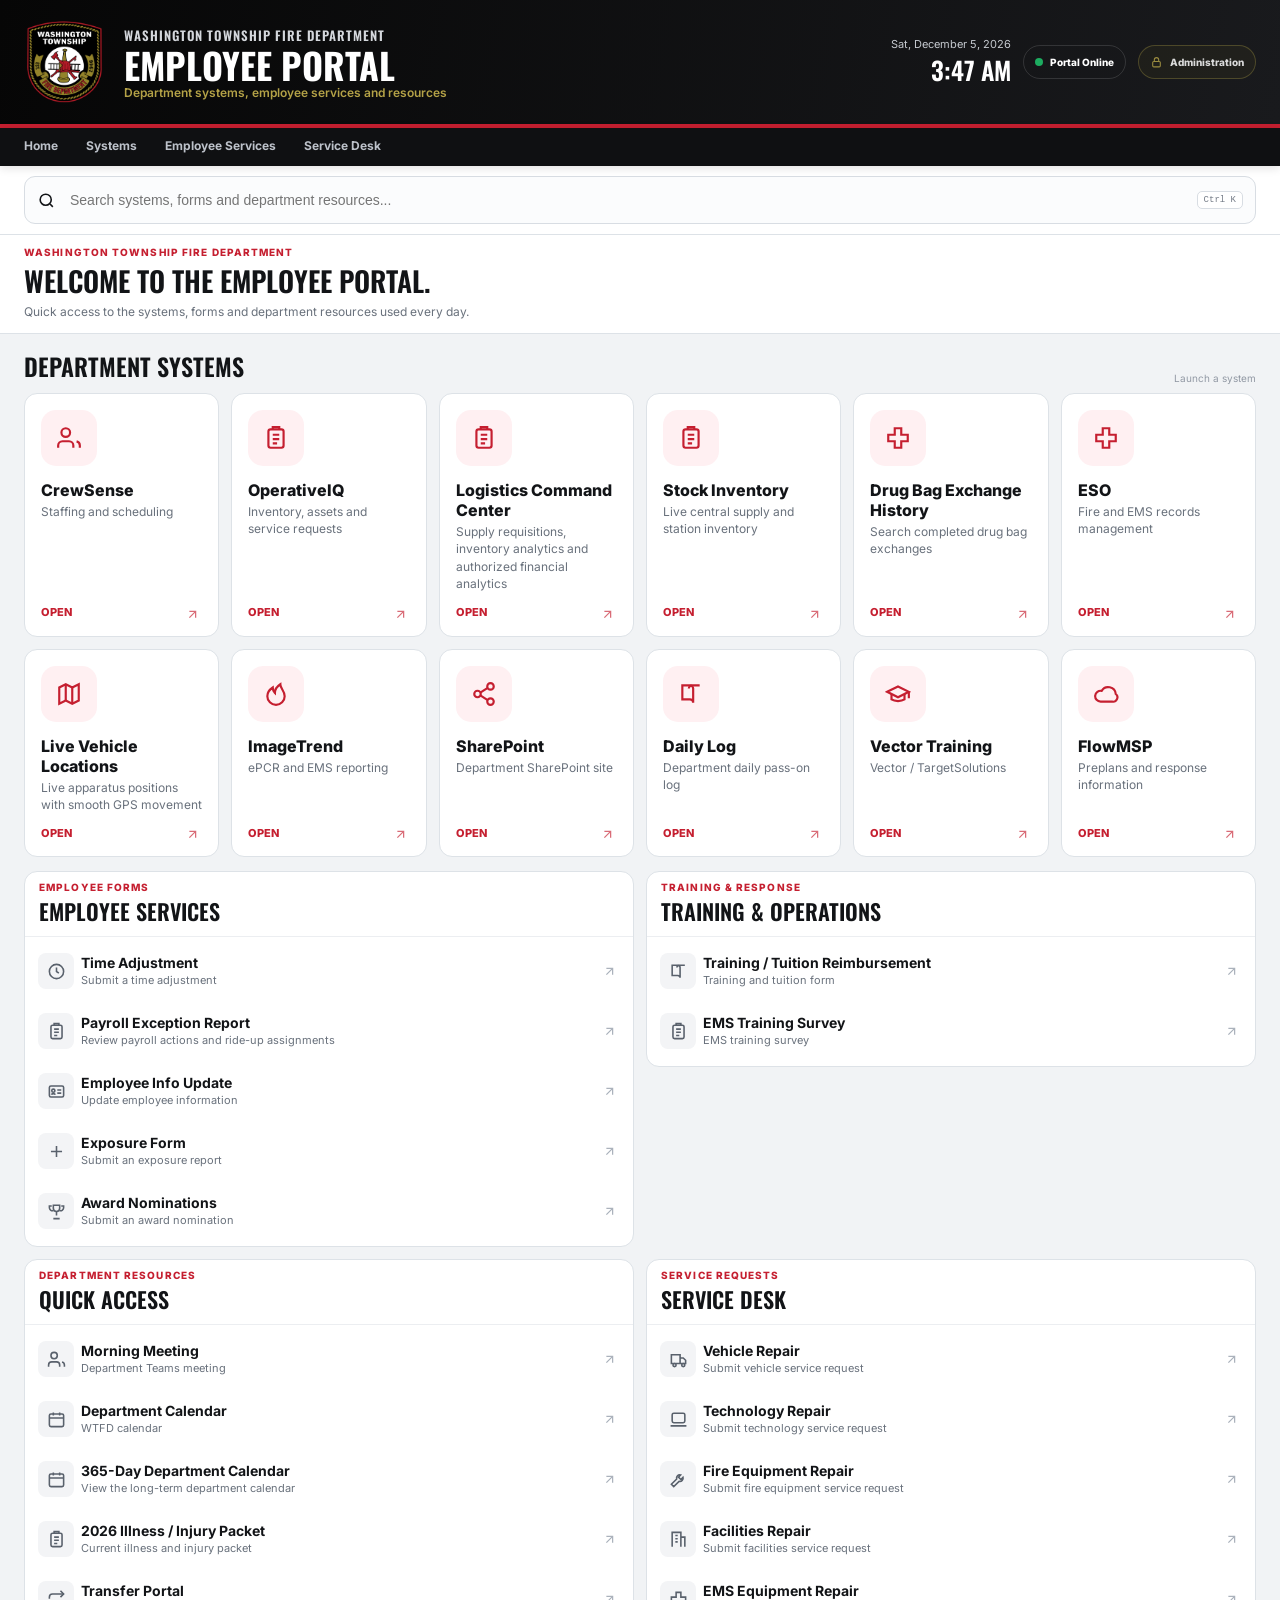
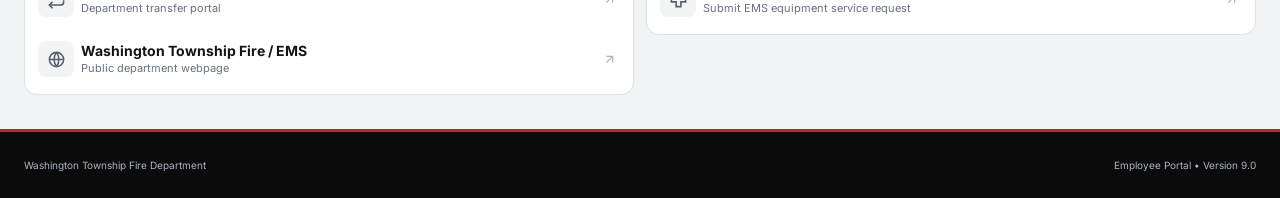
<file: index.html>
<!DOCTYPE html>
<html lang="en">
<head>
  <meta charset="UTF-8">
  <meta name="viewport" content="width=device-width,initial-scale=1.0">
  <meta name="theme-color" content="#080808">
  <title>WTFD Employee Portal</title>
  <link rel="preconnect" href="https://fonts.googleapis.com">
  <link rel="preconnect" href="https://fonts.gstatic.com" crossorigin>
  <link href="https://fonts.googleapis.com/css2?family=Inter:wght@400;500;600;700;800&family=Oswald:wght@500;600;700&display=swap" rel="stylesheet">
  <link rel="stylesheet" href="styles.css">
</head>
<body>
<header class="masthead" id="home">
  <div class="shell masthead-inner">
    <div class="brand">
      <img src="assets/wtfd-logo.png" alt="Washington Township Fire Department">
      <div>
        <div class="department">Washington Township Fire Department</div>
        <h1>Employee Portal</h1>
        <div class="tagline">Department systems, employee services and resources</div>
      </div>
    </div>
    <div class="header-right">
      <div class="datetime"><span id="dateText"></span><strong id="timeText"></strong></div>
      <div class="online"><i></i>Portal Online</div>
      <a href="/admin" class="admin-link"><span data-icon="lock"></span> Administration</a>
    </div>
  </div>
</header>

<nav class="nav">
  <div class="shell nav-inner">
    <a href="#home">Home</a>
    <a href="#systems">Systems</a>
    <a href="#resources">Employee Services</a>
    <a href="#service">Service Desk</a>
  </div>
</nav>

<section class="search-band">
  <div class="shell">
    <label class="search search--wide">
      <span data-icon="search"></span>
      <input id="searchInput" type="search" placeholder="Search systems, forms and department resources...">
      <kbd>Ctrl K</kbd>
    </label>
  </div>
</section>

<section class="welcome">
  <div class="shell welcome-inner welcome-inner--compact">
    <div>
      <div class="eyebrow">Washington Township Fire Department</div>
      <h2>Welcome to the Employee Portal.</h2>
      <p>Quick access to the systems, forms and department resources used every day.</p>
    </div>
  </div>
</section>

<main class="shell main">
  <section id="systems" class="systems-section">
    <div class="section-title"><h2>Department Systems</h2><span>Launch a system</span></div>
    <div id="primaryGrid" class="primary-grid"></div>
  </section>

  <section id="resources">
    <div id="groupsGrid" class="groups-grid"></div>
  </section>

  <div id="emptyState" class="empty" hidden>No matching resources found.</div>
</main>

<footer>
  <div class="shell footer-inner">
    <span>Washington Township Fire Department</span>
    <span>Employee Portal • Version 9.0</span>
  </div>
</footer>
<script src="app.js"></script>
</body>
</html>
</file>
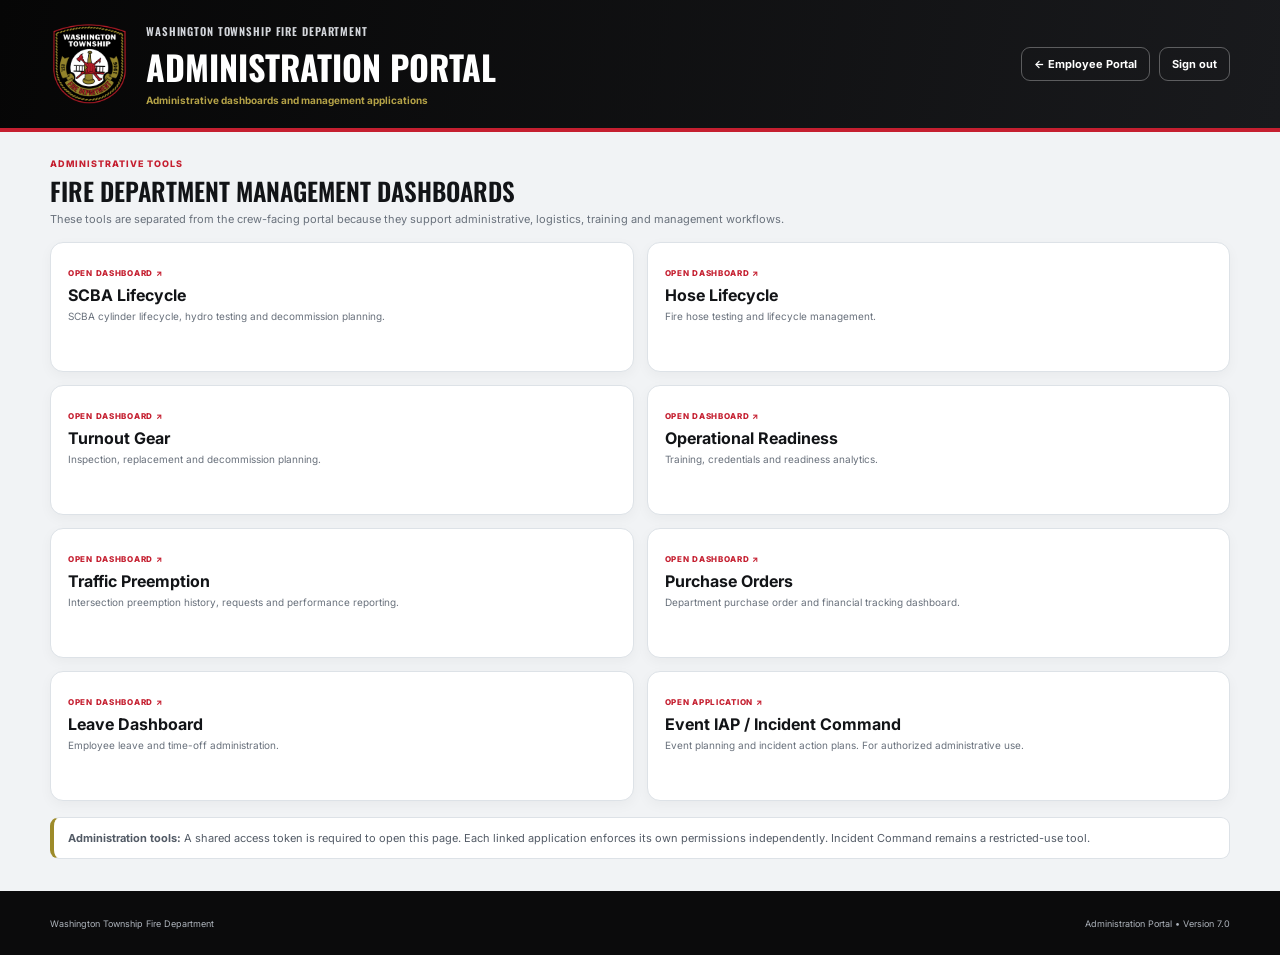
<file: admin.html>
<!DOCTYPE html>
<html lang="en">
<head>
<meta charset="UTF-8"><meta name="viewport" content="width=device-width,initial-scale=1.0">
<title>WTFD Administration Portal</title>
<link rel="preconnect" href="https://fonts.googleapis.com"><link rel="preconnect" href="https://fonts.gstatic.com" crossorigin>
<link href="https://fonts.googleapis.com/css2?family=Inter:wght@400;500;600;700;800&family=Oswald:wght@500;600;700&display=swap" rel="stylesheet">
<link rel="stylesheet" href="admin.css">
</head>
<body>
<header>
  <div class="shell header-inner">
    <div class="brand"><img src="assets/wtfd-logo.png" alt="WTFD"><div><div class="dept">Washington Township Fire Department</div><h1>Administration Portal</h1><p>Administrative dashboards and management applications</p></div></div>
    <div class="admin-actions"><a href="index.html">← Employee Portal</a><form method="post" action="/admin"><input type="hidden" name="action" value="logout"><button type="submit">Sign out</button></form></div>
  </div>
</header>
<main class="shell">
  <section class="intro"><div class="eyebrow">Administrative Tools</div><h2>Fire Department Management Dashboards</h2><p>These tools are separated from the crew-facing portal because they support administrative, logistics, training and management workflows.</p></section>
  <section class="grid" aria-label="Administrative applications">
    <a class="card active" href="https://wtfd-scba-lifecycle.wtfd-operativenotfications.workers.dev/" target="_blank" rel="noopener noreferrer"><span>Open dashboard ↗</span><h3>SCBA Lifecycle</h3><p>SCBA cylinder lifecycle, hydro testing and decommission planning.</p></a>
    <a class="card active" href="https://wtfd-hose-lifecycle.wtfd-operativenotfications.workers.dev/" target="_blank" rel="noopener noreferrer"><span>Open dashboard ↗</span><h3>Hose Lifecycle</h3><p>Fire hose testing and lifecycle management.</p></a>
    <a class="card active" href="https://turnout-gear-dashboard.wtfd-operativenotfications.workers.dev/" target="_blank" rel="noopener noreferrer"><span>Open dashboard ↗</span><h3>Turnout Gear</h3><p>Inspection, replacement and decommission planning.</p></a>
    <a class="card active" href="https://wtfd-fleet-dashboard.hartleywtfd.workers.dev/readiness?view=officer" target="_blank" rel="noopener noreferrer"><span>Open dashboard ↗</span><h3>Operational Readiness</h3><p>Training, credentials and readiness analytics.</p></a>
    <a class="card active" href="https://preemption.washingtontwpfire.org/" target="_blank" rel="noopener noreferrer"><span>Open dashboard ↗</span><h3>Traffic Preemption</h3><p>Intersection preemption history, requests and performance reporting.</p></a>
    <a class="card active" href="/admin/po" target="_blank" rel="noopener noreferrer"><span>Open dashboard ↗</span><h3>Purchase Orders</h3><p>Department purchase order and financial tracking dashboard.</p></a>
    <a class="card active" href="https://wt-leave-dashboard.hartleywtfd.workers.dev/" target="_blank" rel="noopener noreferrer"><span>Open dashboard ↗</span><h3>Leave Dashboard</h3><p>Employee leave and time-off administration.</p></a>
    <a class="card active" href="https://wtfd-event-iap.hartleywtfd.workers.dev/" target="_blank" rel="noopener noreferrer"><span>Open application ↗</span><h3>Event IAP / Incident Command</h3><p>Event planning and incident action plans. For authorized administrative use.</p></a>
  </section>
  <section class="note"><strong>Administration tools:</strong> A shared access token is required to open this page. Each linked application enforces its own permissions independently. Incident Command remains a restricted-use tool.</section>
</main>
<footer><div class="shell footer">Washington Township Fire Department <span>Administration Portal • Version 7.0</span></div></footer>
</body>
</html>
</file>
<file: styles.css>
:root{
  --black:#070707;--charcoal:#111214;--red:#c51f30;--gold:#9d8b2a;--gold2:#b4a247;
  --goldsoft:#f6f1d8;--redsoft:#fff0f2;--ink:#121417;--muted:#69717c;--line:#dde2e7;--bg:#f1f3f5;
}
*{box-sizing:border-box}html{scroll-behavior:smooth;scroll-padding-top:52px}
body{margin:0;font-family:Inter,system-ui,sans-serif;background:var(--bg);color:var(--ink)}
.shell{width:min(1480px,calc(100% - 48px));margin:0 auto}
.svg-icon{width:19px;height:19px;display:block}
.masthead{background:linear-gradient(100deg,#060606,#191a1d);color:#fff;border-bottom:4px solid var(--red)}
.masthead-inner{height:134px;display:flex;align-items:center;justify-content:space-between;gap:30px}
.brand{display:flex;align-items:center;gap:18px}.brand img{width:88px;height:88px;object-fit:contain}
.department{font:600 12px Oswald,sans-serif;text-transform:uppercase;letter-spacing:.08em;color:#d4d7dc}
.brand h1{margin:2px 0;font:700 38px/1 Oswald,sans-serif;text-transform:uppercase}
.tagline{font-size:11px;color:var(--gold2);font-weight:700}
.header-right{display:flex;align-items:center;gap:12px}.datetime{text-align:right}.datetime span{display:block;font-size:10px;color:#c5c9cf}.datetime strong{font:600 23px Oswald,sans-serif}
.online,.admin-link{height:34px;border:1px solid rgba(255,255,255,.13);border-radius:999px;display:flex;align-items:center;gap:7px;padding:0 11px;font-size:10px;font-weight:800}
.online i{width:8px;height:8px;border-radius:50%;background:#1dac60}
.admin-link{color:#fff;text-decoration:none;border-color:rgba(180,162,71,.38);background:rgba(157,139,42,.12)}.admin-link .svg-icon{width:13px;height:13px;color:var(--gold2)}
.nav{position:sticky;top:0;z-index:100;background:#0f1012;color:#fff;box-shadow:0 2px 9px rgba(0,0,0,.12)}
.nav-inner{height:40px;display:flex;align-items:center;gap:28px}.nav a{height:40px;display:flex;align-items:center;text-decoration:none;color:#bdc2ca;font-size:11px;font-weight:700;border-bottom:3px solid transparent}.nav a:hover{color:#fff;border-color:var(--gold2)}
.welcome{background:#fff;border-bottom:1px solid var(--line)}.welcome-inner{padding:14px 0;display:grid;grid-template-columns:1fr minmax(420px,540px);gap:26px;align-items:center}
.eyebrow{color:var(--red);font-size:9px;text-transform:uppercase;letter-spacing:.11em;font-weight:800}
.welcome h2{margin:2px 0;font:600 26px Oswald,sans-serif;text-transform:uppercase}.welcome p{margin:0;color:var(--muted);font-size:11px}
.search{height:46px;border:1px solid #d8dde3;border-radius:11px;background:#fbfcfd;display:grid;grid-template-columns:22px 1fr auto;align-items:center;gap:9px;padding:0 12px}.search input{border:0;outline:0;background:transparent;font-size:12px}.search kbd{font-size:9px;border:1px solid #d8dde3;border-radius:5px;background:#fff;padding:3px 6px;color:#747b86}
.main{padding:16px 0 34px}.section-title{display:flex;align-items:end;justify-content:space-between;margin-bottom:9px}.section-title h2{margin:0;font:600 22px Oswald,sans-serif;text-transform:uppercase}.section-title span{font-size:9px;color:#9299a4}
.primary-grid{display:grid;grid-template-columns:repeat(6,1fr);gap:10px;margin-bottom:14px}
.primary-card{min-height:148px;background:#fff;border:1px solid var(--line);border-radius:13px;padding:13px;text-decoration:none;color:inherit;display:flex;flex-direction:column;transition:.16s ease}
.primary-card:hover{transform:translateY(-3px);box-shadow:0 10px 22px rgba(18,22,28,.09)}
.primary-icon{width:44px;height:44px;border-radius:12px;background:var(--redsoft);color:var(--red);display:grid;place-items:center;margin-bottom:10px}.primary-title{font-size:13px;font-weight:800}.primary-desc{font-size:10px;color:var(--muted);margin-top:3px}.primary-launch{margin-top:auto;padding-top:8px;color:var(--red);font-size:9px;text-transform:uppercase;font-weight:800;display:flex;justify-content:space-between;align-items:center}.primary-launch .svg-icon{width:15px;height:15px}
.groups-grid{display:grid;grid-template-columns:repeat(2,1fr);gap:12px}.group-panel{background:#fff;border:1px solid var(--line);border-radius:13px;overflow:hidden}.group-head{padding:11px 14px;border-bottom:1px solid #eceef1}.group-head h3{margin:2px 0 0;font:600 18px Oswald,sans-serif;text-transform:uppercase}.group-body{padding:5px}
.resource-row{min-height:54px;border-radius:8px;padding:6px 8px;display:grid;grid-template-columns:34px 1fr 18px;gap:9px;align-items:center;text-decoration:none;color:inherit}.resource-row:hover{background:#f7f8f9}.resource-icon{width:32px;height:32px;border-radius:8px;background:#f3f4f6;color:#59616c;display:grid;place-items:center}.resource-row:hover .resource-icon{background:var(--redsoft);color:var(--red)}.resource-row strong{display:block;font-size:11px}.resource-row small{display:block;font-size:9px;color:var(--muted);margin-top:1px}.resource-row>span{color:#abb2bc}.resource-row>span .svg-icon{width:14px;height:14px}
.empty{margin:24px 0;padding:24px;text-align:center;background:#fff;border:1px solid var(--line);border-radius:12px;color:var(--muted)}
footer{background:#0b0b0c;color:#aeb4bc;border-top:3px solid var(--red)}.footer-inner{height:66px;display:flex;align-items:center;justify-content:space-between;font-size:9px}
.hidden{display:none!important}
@media(max-width:1100px){.primary-grid{grid-template-columns:repeat(3,1fr)}}
@media(max-width:850px){.header-right{display:none}.welcome-inner{grid-template-columns:1fr;gap:10px}.groups-grid{grid-template-columns:1fr}.masthead-inner{height:120px}}
@media(max-width:600px){.shell{width:calc(100% - 28px)}.brand img{width:64px;height:64px}.brand h1{font-size:28px}.department{font-size:9px}.tagline{font-size:9px}.nav{display:none}.primary-grid{grid-template-columns:1fr}.search kbd{display:none}}


/* =========================
   VERSION 8 POLISH PASS
   ========================= */

/* Header readability */
.department{
  font-size:13px;
}
.tagline{
  font-size:13px;
  font-weight:600;
}
.datetime span{
  font-size:11px;
}
.datetime strong{
  font-size:25px;
}

/* Navigation readability */
.nav a{
  font-size:12px;
}

/* Welcome block */
.welcome h2{
  font-size:30px;
}
.welcome p{
  font-size:13px;
  line-height:1.5;
}
.eyebrow{
  font-size:10px;
}
.search input{
  font-size:14px;
}

/* Section hierarchy */
.section-title h2{
  font-size:24px;
}
.section-title span{
  font-size:10px;
}

/* Department system cards */
.primary-card{
  min-height:154px;
  transition:
    transform .18s ease,
    box-shadow .18s ease,
    border-color .18s ease,
    background .18s ease;
}
.primary-card:hover{
  transform:translateY(-6px);
  box-shadow:0 16px 30px rgba(18,22,28,.12);
  border-color:#c9cfd7;
  background:#fff;
}
.primary-icon{
  width:48px;
  height:48px;
  transition:
    background .18s ease,
    color .18s ease,
    transform .18s ease;
}
.primary-card:hover .primary-icon{
  background:#ffe3e7;
  color:#a91527;
  transform:scale(1.04);
}
.primary-title{
  font-size:15px;
}
.primary-desc{
  font-size:12px;
  line-height:1.4;
}
.primary-launch{
  font-size:11px;
}
.primary-launch .svg-icon{
  opacity:.65;
  transform:translate(-2px,2px);
  transition:opacity .18s ease, transform .18s ease;
}
.primary-card:hover .primary-launch .svg-icon{
  opacity:1;
  transform:translate(0,0);
}

/* Lower panels: stronger type, less wasted height */
.groups-grid{
  align-items:start;
}
.group-panel{
  align-self:start;
}
.group-head{
  padding-top:10px;
  padding-bottom:10px;
}
.group-head h3{
  font-size:22px;
}
.group-body{
  padding:4px 5px 6px;
}
.resource-row{
  min-height:50px;
  padding-top:5px;
  padding-bottom:5px;
  transition:background .15s ease, transform .15s ease;
}
.resource-row:hover{
  transform:translateX(2px);
}
.resource-row strong{
  font-size:14px;
}
.resource-row small{
  font-size:11px;
  line-height:1.35;
  margin-top:2px;
}
.resource-icon{
  width:34px;
  height:34px;
}
.resource-row>span .svg-icon{
  width:15px;
  height:15px;
}

/* Keep the Administration button intentionally muted */
.admin-link{
  opacity:.88;
}
.admin-link:hover{
  opacity:1;
}

/* Slightly stronger footer readability */
.footer-inner{
  font-size:10px;
}

@media(max-width:1100px){
  .primary-title{font-size:15px}
  .primary-desc{font-size:12px}
}
@media(max-width:850px){
  .welcome h2{font-size:28px}
  .welcome p{font-size:12px}
}
@media(max-width:600px){
  .department{font-size:10px}
  .tagline{font-size:10px}
  .welcome h2{font-size:25px}
  .search input{font-size:13px}
  .primary-title{font-size:15px}
  .primary-desc{font-size:12px}
  .resource-row strong{font-size:13px}
  .resource-row small{font-size:11px}
}


/* =========================
   VERSION 9 FINAL POLISH
   ========================= */

/* Slightly shorter header */
.masthead-inner{
  height:124px;
}
.brand img{
  width:82px;
  height:82px;
}
.brand h1{
  font-size:36px;
}
.tagline{
  font-size:12px;
}

/* Dedicated search band */
.search-band{
  background:#fff;
  border-bottom:1px solid var(--line);
  padding:10px 0;
}
.search--wide{
  width:100%;
  max-width:none;
  height:48px;
}
.search--wide input{
  font-size:14px;
}
.welcome{
  border-bottom:1px solid var(--line);
}
.welcome-inner--compact{
  display:block;
  padding:11px 0 12px;
}
.welcome-inner--compact h2{
  margin-top:2px;
  margin-bottom:2px;
  font-size:28px;
}
.welcome-inner--compact p{
  font-size:12px;
}

/* More app-like Department System tiles */
.primary-grid{
  gap:12px;
}
.primary-card{
  min-height:176px;
  padding:16px;
}
.primary-icon{
  width:56px;
  height:56px;
  border-radius:15px;
  margin-bottom:14px;
}
.primary-icon .svg-icon{
  width:26px;
  height:26px;
}
.primary-title{
  font-size:16px;
}
.primary-desc{
  font-size:12px;
  line-height:1.45;
}
.primary-launch{
  font-size:11px;
  padding-top:12px;
}

/* Touch-friendly resource rows */
.resource-row{
  min-height:60px;
  padding-top:8px;
  padding-bottom:8px;
  transition:
    background .15s ease,
    transform .15s ease,
    box-shadow .15s ease;
}
.resource-row:hover{
  background:#f7f8f9;
  transform:translateX(3px);
  box-shadow:inset 3px 0 0 var(--gold);
}
.resource-icon{
  width:36px;
  height:36px;
}
.resource-row strong{
  font-size:14px;
}
.resource-row small{
  font-size:11px;
}
.resource-row>span{
  transition:color .15s ease, transform .15s ease;
}
.resource-row:hover>span{
  color:var(--red);
  transform:translate(2px,-1px);
}

/* Lower panel tightening while preserving readability */
.group-head{
  padding-top:9px;
  padding-bottom:9px;
}
.group-body{
  padding-top:4px;
  padding-bottom:5px;
}

/* Keep Administration understated */
.admin-link{
  opacity:.84;
  background:rgba(157,139,42,.08);
}
.admin-link:hover{
  opacity:1;
  background:rgba(157,139,42,.14);
}

/* Slightly more compact nav spacing */
.nav-inner{
  height:38px;
}
.nav a{
  height:38px;
}

/* Better above-the-fold balance */
.main{
  padding-top:14px;
}

@media(max-width:850px){
  .masthead-inner{
    height:114px;
  }
  .brand img{
    width:72px;
    height:72px;
  }
  .brand h1{
    font-size:32px;
  }
}
@media(max-width:600px){
  .masthead-inner{
    height:104px;
  }
  .primary-card{
    min-height:158px;
  }
  .welcome-inner--compact h2{
    font-size:24px;
  }
}
</file>
<file: admin.css>
:root{--red:#c51f30;--gold:#9d8b2a;--gold2:#b4a247;--line:#dde2e7;--muted:#69717c;--ink:#121417}
*{box-sizing:border-box}body{margin:0;background:#f1f3f5;color:var(--ink);font-family:Inter,system-ui,sans-serif}.shell{width:min(1180px,calc(100% - 44px));margin:0 auto}
header{background:linear-gradient(100deg,#060606,#191a1d);color:#fff;border-bottom:4px solid var(--red)}.header-inner{height:128px;display:flex;align-items:center;justify-content:space-between}.brand{display:flex;align-items:center;gap:16px}.brand img{width:80px;height:80px;object-fit:contain}.dept{font:600 11px Oswald,sans-serif;text-transform:uppercase;letter-spacing:.08em;color:#d3d6db}h1{margin:2px 0;font:700 34px Oswald,sans-serif;text-transform:uppercase}.brand p{margin:0;color:var(--gold2);font-size:10px;font-weight:700}.header-inner>a{color:#fff;text-decoration:none;border:1px solid rgba(255,255,255,.15);border-radius:9px;padding:8px 11px;font-size:11px;font-weight:700}
.intro{padding:26px 0 16px}.eyebrow{font-size:9px;text-transform:uppercase;letter-spacing:.11em;font-weight:800;color:var(--red)}.intro h2{margin:3px 0;font:600 25px Oswald,sans-serif;text-transform:uppercase}.intro p{margin:0;color:var(--muted);font-size:11px}
.grid{display:grid;grid-template-columns:repeat(2,1fr);gap:13px}.card{min-height:130px;background:#fff;border:1px solid var(--line);border-radius:13px;padding:17px;box-shadow:0 4px 13px rgba(18,22,28,.04)}.card span{font-size:8px;text-transform:uppercase;letter-spacing:.09em;color:#817221;font-weight:800}.card h3{margin:5px 0 4px;font-size:16px}.card p{margin:0;color:var(--muted);font-size:10px;line-height:1.45}.card.active{display:block;color:inherit;text-decoration:none;cursor:pointer;transition:transform .15s ease,border-color .15s ease,box-shadow .15s ease}.card.active:hover,.card.active:focus-visible{transform:translateY(-2px);border-color:var(--red);box-shadow:0 7px 20px rgba(18,22,28,.12);outline:none}.card.active span{color:var(--red)}.card.active:focus-visible{outline:3px solid var(--gold2);outline-offset:2px}
.pending{opacity:.78}
.note{margin:16px 0 32px;background:#fff;border:1px solid var(--line);border-left:4px solid var(--gold);border-radius:9px;padding:13px 14px;color:#535b66;font-size:11px}
footer{background:#0b0b0c;color:#aeb4bc}.footer{height:64px;display:flex;align-items:center;justify-content:space-between;font-size:9px}
@media(max-width:700px){.grid{grid-template-columns:1fr}.header-inner>a{display:none}.brand img{width:64px;height:64px}h1{font-size:27px}}

/* Administration token sign-in and sign-out controls */
.admin-actions{display:flex;align-items:center;gap:9px}
.admin-actions>a,.admin-actions button{color:#fff;text-decoration:none;border:1px solid rgba(255,255,255,.3);border-radius:9px;padding:9px 12px;font:700 11px Inter,system-ui,sans-serif;background:transparent;cursor:pointer}
.admin-actions form{margin:0}.admin-actions>a:hover,.admin-actions button:hover{border-color:var(--gold2)}
.access-form{max-width:440px;background:#fff;border:1px solid var(--line);border-radius:13px;padding:25px;box-shadow:0 4px 13px rgba(18,22,28,.06);display:flex;flex-direction:column;gap:12px;margin:8px 0 50px}
.access-form label{font-size:13px;font-weight:700}.access-form input{font:inherit;border:1px solid #b4bbc3;border-radius:8px;padding:13px;font-size:16px;min-height:46px;width:100%}
.access-form input:focus-visible{outline:3px solid var(--gold2);outline-offset:2px}.access-form button{font:700 13px Inter,system-ui,sans-serif;background:var(--red);border:0;border-radius:8px;padding:14px;color:white;cursor:pointer}
.access-form button:hover{filter:brightness(.9)}.notice{color:#a41222;font-weight:600;font-size:12px;margin:0}
@media(max-width:700px){.admin-actions{flex-direction:column;align-items:flex-end;gap:7px}.admin-actions>a{display:none}.admin-actions button{font-size:10px}}
</file>
